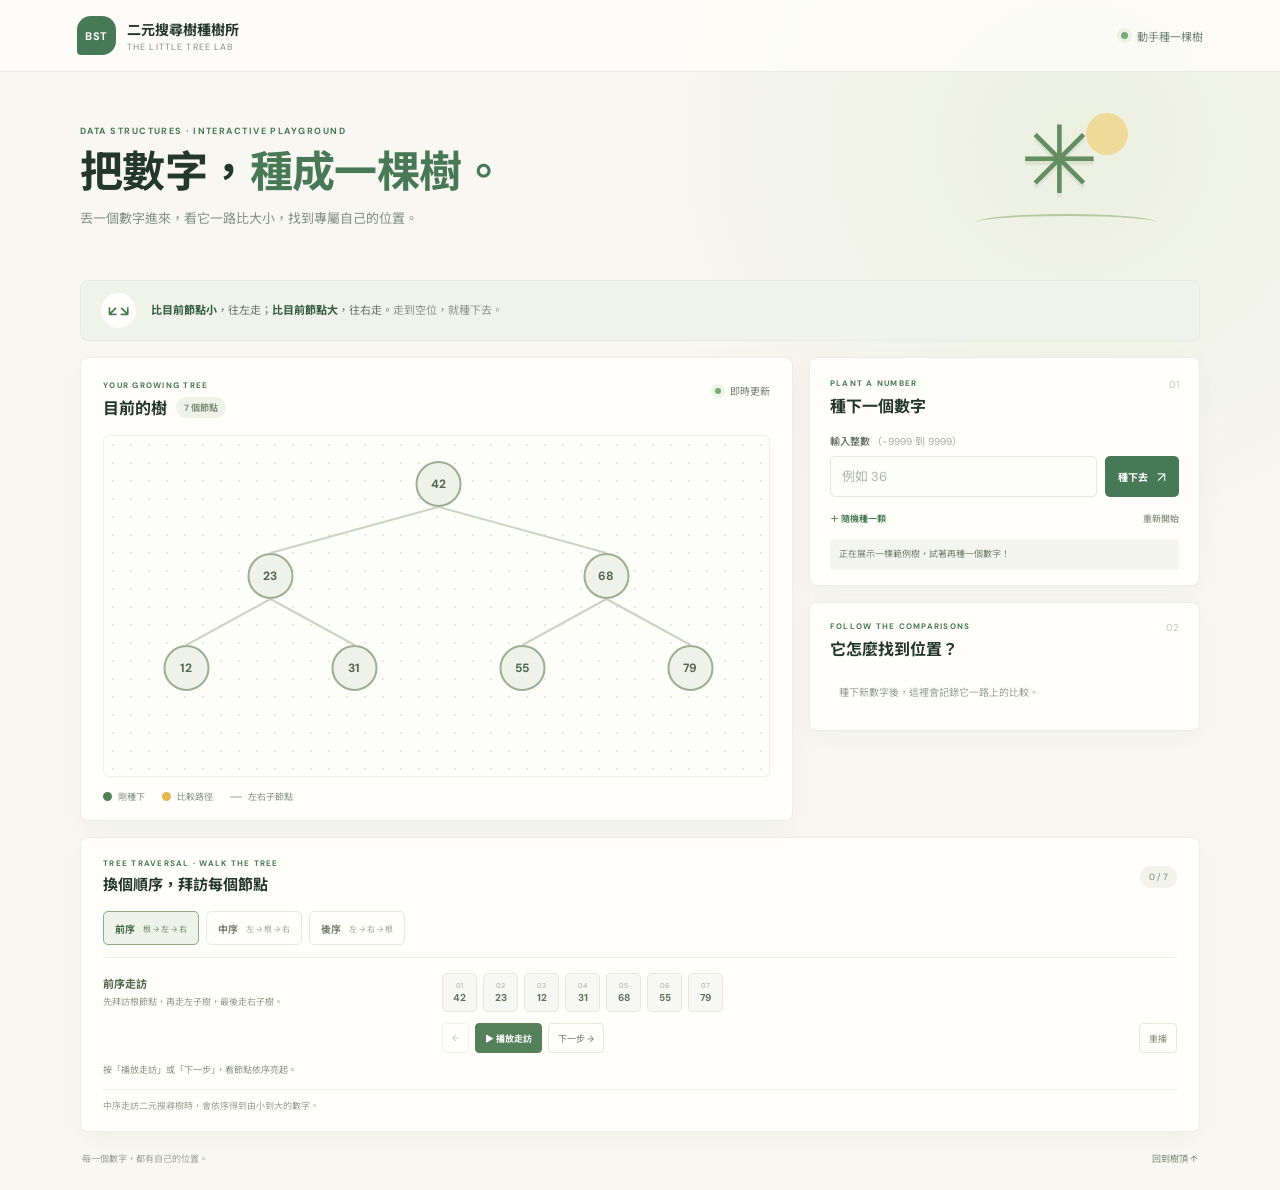
<file: index.html>
<!DOCTYPE html>
<html lang="zh-Hant">
<head>
    <meta charset="UTF-8">
    <meta name="viewport" content="width=device-width, initial-scale=1.0">
    <meta name="theme-color" content="#f8f7f2">
    <meta name="description" content="親手插入數字，觀察二元搜尋樹如何比較大小並找到每個數字的位置。">
    <title>二元搜尋樹種樹所 | 一起把數字種進樹裡</title>
    <link rel="stylesheet" href="style.css">
</head>
<body>
    <header class="topbar">
        <a class="brand" href="#top" aria-label="二元搜尋樹種樹所首頁">
            <span class="brand-mark" aria-hidden="true">BST</span>
            <span class="brand-copy">
                <strong>二元搜尋樹種樹所</strong>
                <span>THE LITTLE TREE LAB</span>
            </span>
        </a>
        <span class="topbar-note"><span class="status-dot"></span>動手種一棵樹</span>
    </header>

    <main id="top" class="page-shell">
        <section class="intro" aria-labelledby="page-title">
            <div>
                <p class="eyebrow">DATA STRUCTURES · INTERACTIVE PLAYGROUND</p>
                <h1 id="page-title">把數字，<span>種成一棵樹。</span></h1>
                <p class="intro-copy">丟一個數字進來，看它一路比大小，找到專屬自己的位置。</p>
            </div>
            <div class="intro-art" aria-hidden="true">
                <span class="art-sun"></span>
                <span class="art-tree">✳</span>
                <span class="art-ground"></span>
            </div>
        </section>

        <section class="lesson-strip" aria-label="二元搜尋樹規則">
            <span class="lesson-icon" aria-hidden="true">↙ ↘</span>
            <p><strong>比目前節點小</strong>，往左走；<strong>比目前節點大</strong>，往右走。<span>走到空位，就種下去。</span></p>
        </section>

        <section class="workbench" aria-label="二元搜尋樹互動演示">
            <div class="tree-panel">
                <div class="panel-heading">
                    <div>
                        <p class="section-kicker">YOUR GROWING TREE</p>
                        <h2>目前的樹 <span id="node-count" class="count-badge">0 個節點</span></h2>
                    </div>
                    <span class="tree-status"><span class="status-dot"></span>即時更新</span>
                </div>

                <div class="tree-scroll" id="tree-scroll">
                    <svg id="tree-canvas" class="tree-canvas" role="img" aria-label="二元搜尋樹，目前尚無節點"></svg>
                    <div id="empty-tree" class="empty-tree" hidden>
                        <span class="empty-seed" aria-hidden="true">✳</span>
                        <strong>這裡還是一片空地</strong>
                        <span>種下第一個數字，讓樹開始長大。</span>
                    </div>
                </div>
                <div class="tree-legend" aria-label="圖例">
                    <span><i class="legend-dot legend-current"></i>剛種下</span>
                    <span><i class="legend-dot legend-route"></i>比較路徑</span>
                    <span><i class="legend-line"></i>左右子節點</span>
                </div>
            </div>

            <aside class="side-column">
                <section class="panel planting-panel" aria-labelledby="planting-title">
                    <div class="panel-heading">
                        <div>
                            <p class="section-kicker">PLANT A NUMBER</p>
                            <h2 id="planting-title">種下一個數字</h2>
                        </div>
                        <span class="step-number">01</span>
                    </div>
                    <form id="insert-form" class="insert-form">
                        <label for="number-input">輸入整數 <span>（−9999 到 9999）</span></label>
                        <div class="input-row">
                            <input id="number-input" name="number" type="number" min="-9999" max="9999" step="1" placeholder="例如 36" required>
                            <button class="button button-primary" type="submit">種下去 <span aria-hidden="true">↗</span></button>
                        </div>
                    </form>
                    <div class="quick-actions">
                        <button id="random-button" class="text-button" type="button">＋ 隨機種一顆</button>
                        <button id="reset-button" class="text-button reset-button" type="button">重新開始</button>
                    </div>
                    <p id="announcement" class="announcement" role="status" aria-live="polite">正在展示一棵範例樹，試著再種一個數字！</p>
                </section>

                <section class="panel journey-panel" aria-labelledby="journey-title">
                    <div class="panel-heading compact-heading">
                        <div>
                            <p class="section-kicker">FOLLOW THE COMPARISONS</p>
                            <h2 id="journey-title">它怎麼找到位置？</h2>
                        </div>
                        <span class="step-number">02</span>
                    </div>
                    <ol id="journey-list" class="journey-list" aria-live="polite">
                        <li class="journey-empty">種下新數字後，這裡會記錄它一路上的比較。</li>
                    </ol>
                </section>
            </aside>
        </section>

        <section class="traversal-panel" aria-labelledby="traversal-title">
            <div class="traversal-heading">
                <div>
                    <p class="section-kicker">TREE TRAVERSAL · WALK THE TREE</p>
                    <h2 id="traversal-title">換個順序，拜訪每個節點</h2>
                </div>
                <span class="traversal-count" id="traversal-count">0 / 7</span>
            </div>
            <div class="traversal-tabs" role="group" aria-label="選擇走訪方式">
                <button class="traversal-tab is-active" type="button" data-traversal="preorder" aria-pressed="true">前序 <span>根 → 左 → 右</span></button>
                <button class="traversal-tab" type="button" data-traversal="inorder" aria-pressed="false">中序 <span>左 → 根 → 右</span></button>
                <button class="traversal-tab" type="button" data-traversal="postorder" aria-pressed="false">後序 <span>左 → 右 → 根</span></button>
            </div>
            <div class="traversal-demo">
                <div class="traversal-summary">
                    <strong id="traversal-name">前序走訪</strong>
                    <span id="traversal-description">先拜訪根節點，再走左子樹，最後走右子樹。</span>
                </div>
                <div class="traversal-values" id="traversal-values" aria-live="polite"></div>
                <div class="traversal-controls">
                    <button id="traversal-previous" class="walk-button" type="button" aria-label="上一步">←</button>
                    <button id="traversal-play" class="walk-button walk-primary" type="button">▶ 播放走訪</button>
                    <button id="traversal-next" class="walk-button" type="button">下一步 →</button>
                    <button id="traversal-reset" class="walk-button walk-reset" type="button">重播</button>
                </div>
                <p class="traversal-status" id="traversal-status" role="status" aria-live="polite">按「播放走訪」或「下一步」，看節點依序亮起。</p>
            </div>
            <p class="traversal-note">中序走訪二元搜尋樹時，會依序得到由小到大的數字。</p>
        </section>

        <footer class="page-footer">
            <span>每一個數字，都有自己的位置。</span>
            <a href="#top">回到樹頂 ↑</a>
        </footer>
    </main>

    <script src="script.js"></script>
</body>
</html>
</file>
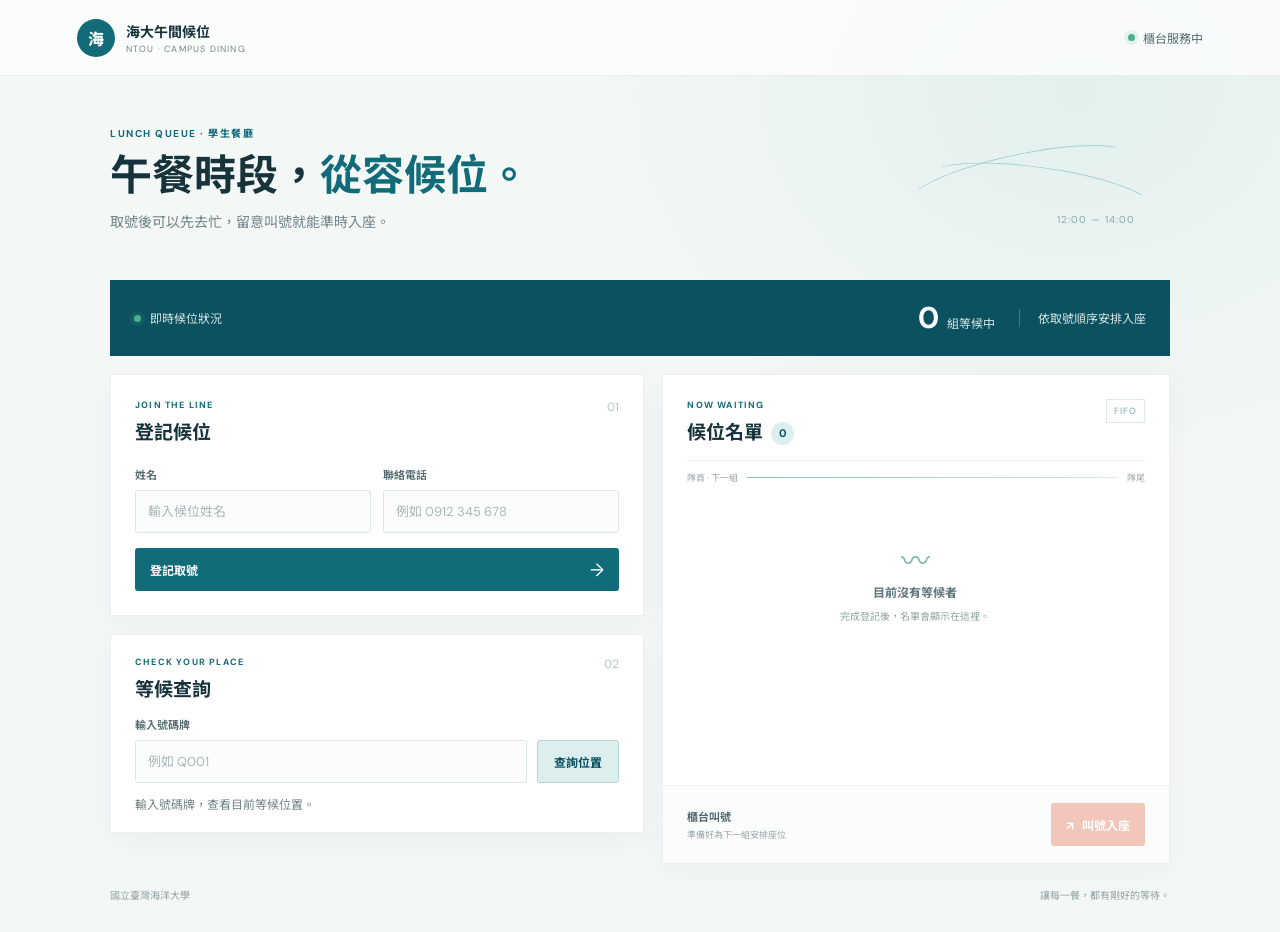
<file: ntou-queue/index.html>
<!DOCTYPE html>
<html lang="zh-Hant">
<head>
    <meta charset="UTF-8">
    <meta name="viewport" content="width=device-width, initial-scale=1.0">
    <meta name="theme-color" content="#f3f7f6">
    <meta name="description" content="國立臺灣海洋大學午間餐廳候位與叫號系統。">
    <title>午間候位叫號系統 | 國立臺灣海洋大學</title>
    <link rel="stylesheet" href="style.css">
</head>
<body>
    <header class="topbar">
        <a class="brand" href="#top" aria-label="海大午間候位系統首頁">
            <span class="brand-mark" aria-hidden="true">海</span>
            <span class="brand-copy">
                <strong>海大午間候位</strong>
                <span>NTOU · CAMPUS DINING</span>
            </span>
        </a>
        <div class="service-status"><span class="status-dot"></span>櫃台服務中</div>
    </header>

    <main id="top" class="page-shell">
        <section class="intro" aria-labelledby="page-title">
            <div>
                <p class="eyebrow">LUNCH QUEUE · 學生餐廳</p>
                <h1 id="page-title">午餐時段，<span>從容候位。</span></h1>
                <p class="intro-copy">取號後可以先去忙，留意叫號就能準時入座。</p>
            </div>
            <div class="intro-tide" aria-hidden="true">
                <span class="tide-line tide-line-one"></span>
                <span class="tide-line tide-line-two"></span>
                <span class="tide-label">12:00 — 14:00</span>
            </div>
        </section>

        <section class="queue-overview" aria-label="目前候位概況">
            <div class="overview-label"><span class="live-indicator"></span>即時候位狀況</div>
            <div class="overview-count"><strong id="queue-count">0</strong><span>組等候中</span></div>
            <p class="overview-note">依取號順序安排入座</p>
        </section>

        <div class="workspace-grid">
            <div class="primary-column">
                <section class="panel registration-panel" aria-labelledby="registration-title">
                    <div class="panel-heading">
                        <div>
                            <p class="section-kicker">JOIN THE LINE</p>
                            <h2 id="registration-title">登記候位</h2>
                        </div>
                        <span class="step-number">01</span>
                    </div>
                    <form id="registration-form" class="registration-form">
                        <label class="field">
                            <span>姓名</span>
                            <input id="guest-name" name="name" type="text" placeholder="輸入候位姓名" autocomplete="name" maxlength="30" required>
                        </label>
                        <label class="field">
                            <span>聯絡電話</span>
                            <input id="guest-phone" name="phone" type="tel" placeholder="例如 0912 345 678" autocomplete="tel" maxlength="20" required>
                        </label>
                        <button class="button button-primary" type="submit">
                            <span>登記取號</span><span aria-hidden="true">→</span>
                        </button>
                    </form>
                    <div id="ticket-result" class="ticket-result" role="status" aria-live="polite" hidden></div>
                </section>

                <section class="panel lookup-panel" aria-labelledby="lookup-title">
                    <div class="panel-heading compact-heading">
                        <div>
                            <p class="section-kicker">CHECK YOUR PLACE</p>
                            <h2 id="lookup-title">等候查詢</h2>
                        </div>
                        <span class="step-number">02</span>
                    </div>
                    <form id="lookup-form" class="lookup-form">
                        <label class="field lookup-field">
                            <span>輸入號碼牌</span>
                            <input id="lookup-ticket" name="ticket" type="text" placeholder="例如 Q001" autocomplete="off" required>
                        </label>
                        <button class="button button-secondary" type="submit">查詢位置</button>
                    </form>
                    <p id="lookup-result" class="lookup-result" role="status" aria-live="polite">輸入號碼牌，查看目前等候位置。</p>
                </section>
            </div>

            <section class="panel roster-panel" aria-labelledby="roster-title">
                <div class="panel-heading roster-heading">
                    <div>
                        <p class="section-kicker">NOW WAITING</p>
                        <h2 id="roster-title">候位名單 <span id="roster-count" class="roster-count">0</span></h2>
                    </div>
                    <span class="queue-symbol" aria-hidden="true">FIFO</span>
                </div>
                <div class="queue-direction" aria-hidden="true">
                    <span>隊首 · 下一組</span><span class="direction-line"></span><span>隊尾</span>
                </div>
                <ol id="queue-list" class="queue-list" aria-live="polite" aria-relevant="additions removals">
                    <li class="empty-state">
                        <span class="empty-wave" aria-hidden="true">〰</span>
                        <strong>目前沒有等候者</strong>
                        <span>完成登記後，名單會顯示在這裡。</span>
                    </li>
                </ol>
                <div class="counter-area">
                    <div class="counter-copy">
                        <span class="counter-label">櫃台叫號</span>
                        <span id="counter-hint">準備好為下一組安排座位</span>
                    </div>
                    <button id="call-next" class="button button-call" type="button" disabled>
                        <span aria-hidden="true">↗</span> 叫號入座
                    </button>
                </div>
                <div id="announcement" class="announcement" role="status" aria-live="assertive" hidden></div>
            </section>
        </div>

        <footer class="page-footer"><span>國立臺灣海洋大學</span><span>讓每一餐，都有剛好的等待。</span></footer>
    </main>

    <script src="script.js"></script>
</body>
</html>
</file>
<file: style.css>
@import url('https://fonts.googleapis.com/css2?family=DM+Sans:wght@400;500;600;700&family=Noto+Sans+TC:wght@400;500;600;700;800&display=swap');

:root {
    color-scheme: light;
    --ink: #24372d;
    --muted: #829087;
    --green: #487956;
    --green-dark: #315b3d;
    --green-soft: #e8f0e5;
    --yellow: #e8bd56;
    --line: #e7e8df;
    --paper: #fffefa;
    --canvas: #f8f7f2;
    font-family: 'DM Sans', 'Noto Sans TC', sans-serif;
    font-synthesis: none;
    text-rendering: optimizeLegibility;
}

* { box-sizing: border-box; }
html { scroll-behavior: smooth; }
body {
    min-width: 320px;
    min-height: 100vh;
    margin: 0;
    color: var(--ink);
    background:
        radial-gradient(ellipse at 84% 12%, rgba(218, 230, 200, .42), transparent 28rem),
        var(--canvas);
}
button, input { font: inherit; }
button { cursor: pointer; }
button:focus-visible, a:focus-visible, input:focus-visible { outline: 3px solid rgba(72, 121, 86, .28); outline-offset: 3px; }

.topbar {
    min-height: 72px;
    padding: 0 max(6vw, calc((100vw - 1160px) / 2));
    display: flex;
    align-items: center;
    justify-content: space-between;
    border-bottom: 1px solid rgba(36, 55, 45, .08);
    background: rgba(255, 254, 250, .78);
}
.brand { display: inline-flex; align-items: center; gap: 11px; color: inherit; text-decoration: none; }
.brand-mark { display: grid; place-items: center; width: 39px; height: 39px; border-radius: 14px 14px 14px 4px; color: #fff; background: var(--green); font-size: 11px; font-weight: 700; letter-spacing: .5px; }
.brand-copy { display: grid; gap: 2px; }
.brand-copy strong { font-size: 14px; font-weight: 700; }
.brand-copy > span { color: var(--muted); font-size: 9px; letter-spacing: 1.15px; }
.topbar-note, .tree-status { display: flex; align-items: center; gap: 9px; color: #718073; font-size: 11px; }
.status-dot { width: 7px; height: 7px; border-radius: 50%; background: #7bab72; box-shadow: 0 0 0 4px rgba(123, 171, 114, .13); }

.page-shell { width: min(1120px, calc(100% - 40px)); margin: 0 auto; }
.intro { min-height: 208px; display: flex; align-items: center; justify-content: space-between; position: relative; overflow: hidden; }
.eyebrow, .section-kicker { margin: 0 0 9px; color: var(--green); font-size: 9px; font-weight: 700; letter-spacing: 1.45px; }
h1, h2, p { margin-top: 0; }
h1 { margin-bottom: 10px; font-size: clamp(30px, 4vw, 43px); line-height: 1.22; font-weight: 700; letter-spacing: -.6px; }
h1 span { color: var(--green); }
.intro-copy { margin: 0; color: var(--muted); font-size: 13px; }
.intro-art { position: relative; width: 210px; height: 155px; margin-right: 44px; }
.art-sun { position: absolute; top: 14px; right: 28px; width: 42px; height: 42px; border-radius: 50%; background: #f1d68c; opacity: .82; }
.art-tree { position: absolute; z-index: 1; top: 15px; left: 74px; color: #648d61; font-size: 94px; line-height: 1; filter: drop-shadow(0 4px 0 rgba(51, 90, 59, .08)); }
.art-ground { position: absolute; right: 0; bottom: 23px; width: 180px; height: 17px; border-top: 2px solid #b7c79e; border-radius: 50%; }

.lesson-strip { min-height: 61px; display: flex; align-items: center; gap: 15px; padding: 0 20px; border: 1px solid #e8ebdd; border-radius: 8px; background: #f0f3e9; }
.lesson-icon { display: grid; place-items: center; flex: 0 0 35px; height: 35px; border-radius: 50%; background: #fffefa; color: var(--green); font-size: 14px; font-weight: 700; }
.lesson-strip p { margin: 0; color: #667466; font-size: 11px; line-height: 1.8; }
.lesson-strip strong { color: var(--green-dark); }
.lesson-strip p span { color: #899489; }

.workbench { display: grid; grid-template-columns: minmax(0, 1.55fr) minmax(300px, .85fr); gap: 16px; margin-top: 16px; align-items: stretch; }
.tree-panel, .panel, .inorder-panel { border: 1px solid rgba(36, 55, 45, .08); border-radius: 8px; background: var(--paper); box-shadow: 0 8px 28px rgba(41, 61, 45, .035); }
.tree-panel { min-width: 0; padding: 22px 22px 17px; }
.panel { padding: 20px; }
.panel-heading { display: flex; align-items: flex-start; justify-content: space-between; margin-bottom: 16px; }
.panel-heading h2, .inorder-heading h2 { display: flex; flex-wrap: wrap; align-items: center; gap: 9px; margin: 0; font-size: 16px; font-weight: 700; }
.section-kicker { margin-bottom: 5px; font-size: 8px; letter-spacing: 1.25px; }
.count-badge { padding: 4px 8px; border-radius: 20px; background: #eef2e8; color: #71856c; font-size: 9px; font-weight: 600; }
.tree-status { margin-top: 3px; font-size: 10px; }
.tree-status .status-dot { width: 6px; height: 6px; }
.tree-scroll { position: relative; min-height: 270px; overflow: auto; border: 1px solid #f0f0e9; border-radius: 6px; background-color: #fdfdf9; background-image: radial-gradient(#e8e9df .8px, transparent .8px); background-size: 18px 18px; }
.tree-canvas { display: block; min-width: 100%; margin: 0 auto; }
.tree-canvas[hidden] { display: none; }
.tree-edge { stroke: #cbd5c4; stroke-width: 2; transition: stroke .2s; }
.tree-edge.is-route { stroke: #e5b84e; stroke-width: 3; }
.tree-node circle { fill: #eef2e9; stroke: #9caf92; stroke-width: 2; transition: fill .2s, stroke .2s, r .2s; }
.tree-node text { fill: #52674f; font-size: 12px; font-family: 'DM Sans', 'Noto Sans TC', sans-serif; font-weight: 700; }
.tree-node.is-route circle { fill: #fff1c9; stroke: #e1b750; }
.tree-node.is-new circle { fill: #54815a; stroke: #3d6945; animation: pop-in .35s ease-out; }
.tree-node.is-new text { fill: #fff; }
.tree-node.is-visited circle { fill: #dce9d5; stroke: #7a9c70; }
.tree-node.is-visited text { fill: #456343; }
.tree-node.is-traversal-current circle { fill: #e9bd57; stroke: #c89831; stroke-width: 3; }
.tree-node.is-traversal-current text { fill: #493c1b; }
.empty-tree { position: absolute; inset: 0; display: grid; place-content: center; justify-items: center; gap: 8px; color: #899488; text-align: center; }
.empty-tree[hidden] { display: none; }
.empty-seed { color: #8eaa7c; font-size: 31px; }
.empty-tree strong { color: #546653; font-size: 13px; }
.empty-tree span:last-child { font-size: 10px; }
.tree-legend { display: flex; flex-wrap: wrap; gap: 17px; padding-top: 13px; color: #879184; font-size: 9px; }
.tree-legend span { display: flex; align-items: center; gap: 6px; }
.legend-dot { width: 9px; height: 9px; border-radius: 50%; background: #54815a; }
.legend-route { background: #e5b84e; }
.legend-line { width: 12px; height: 2px; background: #cbd5c4; }
.side-column { display: grid; gap: 16px; align-content: start; }
.planting-panel { padding-bottom: 15px; }
.step-number { color: #c1c9bc; font-size: 10px; font-variant-numeric: tabular-nums; }
.insert-form { display: grid; gap: 8px; }
.insert-form label { color: #68766a; font-size: 10px; font-weight: 600; }
.insert-form label span { color: #a0a99d; font-weight: 400; }
.input-row { display: grid; grid-template-columns: minmax(0, 1fr) auto; gap: 8px; }
.input-row input { width: 100%; min-width: 0; height: 41px; padding: 0 11px; border: 1px solid var(--line); border-radius: 5px; outline: none; background: #fdfdfa; color: var(--ink); font-size: 13px; }
.input-row input::placeholder { color: #b0b7ab; }
.input-row input:focus { border-color: #83a280; box-shadow: 0 0 0 3px rgba(72, 121, 86, .1); }
.button { min-height: 41px; border: 0; border-radius: 5px; font-size: 10px; font-weight: 700; transition: background .18s, transform .18s; }
.button:not(:disabled):hover { transform: translateY(-1px); }
.button-primary { display: flex; align-items: center; gap: 9px; padding: 0 13px; background: var(--green); color: #fff; }
.button-primary:hover { background: var(--green-dark); }
.button-primary span { font-size: 14px; font-weight: 400; }
.quick-actions { display: flex; justify-content: space-between; gap: 10px; margin-top: 12px; }
.text-button { padding: 3px 0; border: 0; background: transparent; color: var(--green); font-size: 9px; font-weight: 600; }
.text-button:hover { color: var(--green-dark); text-decoration: underline; }
.reset-button { color: #90988c; }
.announcement { min-height: 31px; margin: 11px 0 0; padding: 8px 9px; border-radius: 4px; background: #f3f5ee; color: #768272; font-size: 9px; line-height: 1.6; }
.journey-panel { padding-top: 18px; padding-bottom: 15px; }
.compact-heading { margin-bottom: 10px; }
.journey-list { display: grid; gap: 6px; max-height: 175px; margin: 0; padding: 0 3px 0 0; overflow: auto; list-style: none; }
.journey-item { display: flex; align-items: center; justify-content: space-between; gap: 8px; padding: 7px 9px; border-left: 2px solid #e6c56c; border-radius: 2px; background: #faf8ef; animation: pop-in .2s ease-out; }
.comparison { color: #3f6445; font-size: 11px; font-weight: 700; font-variant-numeric: tabular-nums; }
.decision { color: #969484; font-size: 9px; white-space: nowrap; }
.decision.is-match { color: #ad7451; }
.journey-empty { padding: 14px 9px; color: #98a095; font-size: 10px; line-height: 1.7; }
.journey-result { padding: 8px 9px; border-radius: 3px; background: #edf3e8; color: #4e754e; font-size: 10px; font-weight: 700; animation: pop-in .2s ease-out; }

.traversal-panel { margin-top: 16px; padding: 20px 22px 17px; border: 1px solid rgba(36, 55, 45, .08); border-radius: 8px; background: var(--paper); box-shadow: 0 8px 28px rgba(41, 61, 45, .035); }
.traversal-heading { display: flex; justify-content: space-between; align-items: center; gap: 12px; }
.traversal-heading h2 { margin: 0; font-size: 15px; }
.traversal-count { padding: 5px 9px; border-radius: 20px; background: #f2f3eb; color: #788472; font-size: 9px; font-variant-numeric: tabular-nums; }
.traversal-tabs { display: flex; gap: 7px; margin-top: 16px; padding-bottom: 12px; border-bottom: 1px solid #eeefe7; }
.traversal-tab { display: flex; align-items: center; gap: 8px; min-height: 34px; padding: 0 11px; border: 1px solid #e8eae1; border-radius: 5px; background: #fffefa; color: #758071; font-size: 10px; font-weight: 700; }
.traversal-tab span { color: #a1a99b; font-size: 8px; font-weight: 400; }
.traversal-tab:hover { border-color: #c6d4be; }
.traversal-tab.is-active { border-color: #91aa87; background: #eef3e9; color: #456a46; }
.traversal-tab.is-active span { color: #71896b; }
.traversal-demo { display: grid; grid-template-columns: minmax(180px, .7fr) minmax(0, 1.6fr); align-items: center; gap: 10px 18px; padding-top: 14px; }
.traversal-summary { display: grid; gap: 4px; }
.traversal-summary strong { color: #4e684a; font-size: 11px; }
.traversal-summary span { color: #92998d; font-size: 9px; line-height: 1.65; }
.traversal-values { display: flex; flex-wrap: wrap; align-items: center; gap: 6px; min-height: 41px; }
.traversal-chip { display: inline-grid; justify-items: center; align-content: center; gap: 1px; min-width: 35px; height: 39px; padding: 2px 5px; border: 1px solid #e4e8dd; border-radius: 5px; background: #f7f8f3; color: #61725d; transition: background .2s, color .2s, border .2s, transform .2s; }
.traversal-chip small { color: #a3aa9c; font-size: 7px; font-variant-numeric: tabular-nums; }
.traversal-chip strong { font-size: 10px; font-variant-numeric: tabular-nums; }
.traversal-chip.is-visited { border-color: #cad9c2; background: #e9f0e4; color: #456343; }
.traversal-chip.is-current { transform: translateY(-2px); border-color: #d4a33c; background: #f5d981; color: #483a19; box-shadow: 0 3px 10px rgba(173, 132, 39, .16); }
.traversal-chip.is-current small { color: #856d34; }
.traversal-empty { color: #a0a79c; font-size: 10px; }
.traversal-controls { display: flex; flex-wrap: wrap; align-items: center; gap: 6px; grid-column: 2; }
.walk-button { min-height: 30px; padding: 0 9px; border: 1px solid #e4e8dd; border-radius: 4px; background: #fffefa; color: #6c7968; font-size: 9px; }
.walk-button:hover:not(:disabled) { border-color: #aabda1; background: #f4f7ef; }
.walk-button:disabled { cursor: not-allowed; opacity: .45; }
.walk-button.walk-primary { border-color: #5a8058; background: #54815a; color: #fff; font-weight: 700; }
.walk-button.walk-primary:hover:not(:disabled) { background: #3e6946; }
.walk-button.walk-reset { margin-left: auto; color: #899184; }
.traversal-status { grid-column: 1 / -1; min-height: 16px; margin: 0; color: #8b9387; font-size: 9px; }
.traversal-note { margin: 10px 0 0; padding-top: 9px; border-top: 1px solid #f0f0e9; color: #98a095; font-size: 9px; line-height: 1.7; }
.page-footer { display: flex; justify-content: space-between; gap: 12px; padding: 20px 2px 25px; color: #9ba297; font-size: 9px; }
.page-footer a { color: #72866e; text-decoration: none; }
.page-footer a:hover { text-decoration: underline; }

@keyframes pop-in { from { opacity: .35; transform: scale(.92); } to { opacity: 1; transform: scale(1); } }

@media (max-width: 760px) {
    .intro { min-height: 175px; }
    .intro-art { width: 130px; margin-right: 4px; transform: scale(.82); transform-origin: right center; }
    .workbench { grid-template-columns: 1fr; }
    .side-column { grid-template-columns: minmax(0, 1fr) minmax(0, 1fr); align-items: start; }
    .tree-panel { padding: 18px 16px 15px; }
}

@media (max-width: 540px) {
    .topbar { min-height: 64px; padding: 0 18px; }
    .brand-copy strong { font-size: 12px; }
    .brand-copy > span { font-size: 8px; }
    .topbar-note { font-size: 9px; }
    .page-shell { width: calc(100% - 28px); }
    .intro { min-height: 155px; }
    .intro-art { position: absolute; right: -23px; bottom: 0; opacity: .45; transform: scale(.66); }
    .intro > div:first-child { position: relative; z-index: 1; }
    .eyebrow { font-size: 8px; }
    .intro-copy { max-width: 285px; font-size: 11px; line-height: 1.7; }
    .lesson-strip { align-items: flex-start; gap: 10px; padding: 12px; }
    .lesson-icon { flex-basis: 30px; height: 30px; font-size: 12px; }
    .lesson-strip p { font-size: 10px; }
    .side-column { grid-template-columns: 1fr; }
    .tree-scroll { min-height: 240px; }
    .tree-canvas { transform-origin: top left; }
    .traversal-panel { padding: 16px; }
    .traversal-heading h2 { font-size: 13px; }
    .traversal-tabs { gap: 5px; }
    .traversal-tab { gap: 5px; padding: 0 8px; font-size: 9px; }
    .traversal-tab span { font-size: 7px; }
    .traversal-demo { grid-template-columns: 1fr; gap: 8px; }
    .traversal-controls { grid-column: 1; }
    .traversal-status { grid-column: 1; }
}

@media (prefers-reduced-motion: reduce) {
    *, *::before, *::after { scroll-behavior: auto !important; animation-duration: .01ms !important; animation-iteration-count: 1 !important; transition-duration: .01ms !important; }
}
</file>
<file: ntou-queue/style.css>
@import url('https://fonts.googleapis.com/css2?family=DM+Sans:wght@400;500;600;700&family=Noto+Sans+TC:wght@400;500;600;700;800&display=swap');

:root {
    color-scheme: light;
    --ink: #17343d;
    --muted: #71848a;
    --ocean: #126b78;
    --ocean-dark: #0c515f;
    --sea-glass: #dcefee;
    --coral: #e77e61;
    --line: #dce6e6;
    --paper: #ffffff;
    --canvas: #f3f7f6;
    font-family: 'DM Sans', 'Noto Sans TC', sans-serif;
    font-synthesis: none;
    text-rendering: optimizeLegibility;
}

* { box-sizing: border-box; }
body {
    min-width: 320px;
    min-height: 100vh;
    margin: 0;
    color: var(--ink);
    background: radial-gradient(ellipse at 84% 10%, rgba(184, 222, 216, .28), transparent 30rem), var(--canvas);
}
button, input { font: inherit; }
button { cursor: pointer; }
.topbar {
    min-height: 76px;
    padding: 0 max(6vw, calc((100vw - 1160px) / 2));
    display: flex;
    align-items: center;
    justify-content: space-between;
    border-bottom: 1px solid rgba(23, 52, 61, .08);
    background: rgba(255, 255, 255, .72);
}
.brand { display: inline-flex; align-items: center; gap: 11px; color: inherit; text-decoration: none; }
.brand-mark { display: grid; place-items: center; width: 38px; height: 38px; border-radius: 50%; color: #fff; background: var(--ocean); font-weight: 800; }
.brand-copy { display: grid; gap: 2px; }
.brand-copy strong { font-size: 14px; font-weight: 700; }
.brand-copy > span { color: var(--muted); font-size: 9px; letter-spacing: 1.2px; }
.service-status { display: flex; align-items: center; gap: 8px; color: #587076; font-size: 12px; }
.status-dot, .live-indicator { width: 7px; height: 7px; border-radius: 50%; background: #4baf88; box-shadow: 0 0 0 4px rgba(75, 175, 136, .12); }
.page-shell { width: min(1060px, calc(100% - 40px)); margin: 0 auto; }
.intro { min-height: 204px; display: flex; align-items: center; justify-content: space-between; position: relative; overflow: hidden; }
.eyebrow, .section-kicker { margin: 0 0 10px; color: var(--ocean); font-size: 10px; font-weight: 700; letter-spacing: 1.5px; }
h1, h2, p { margin-top: 0; }
h1 { margin-bottom: 9px; font-size: clamp(30px, 4vw, 42px); line-height: 1.25; font-weight: 700; }
h1 span { color: var(--ocean); }
.intro-copy { margin: 0; color: var(--muted); font-size: 14px; }
.intro-tide { position: relative; width: 240px; height: 108px; margin-right: 25px; opacity: .8; }
.tide-line { position: absolute; left: 0; width: 230px; height: 52px; border: 1px solid #99c9c5; border-color: #99c9c5 transparent transparent; border-radius: 50%; transform: rotate(-12deg); }
.tide-line-one { top: 30px; }
.tide-line-two { top: 43px; left: 20px; transform: rotate(8deg); }
.tide-label { position: absolute; right: 10px; bottom: 6px; color: #6d9897; font-size: 10px; letter-spacing: 1px; }
.queue-overview { min-height: 76px; display: flex; align-items: center; gap: 24px; padding: 0 24px; background: var(--ocean-dark); color: #fff; }
.overview-label { display: flex; align-items: center; gap: 9px; color: #d1e4e2; font-size: 12px; }
.overview-count { display: flex; align-items: baseline; gap: 8px; margin-left: auto; }
.overview-count strong { font-size: 30px; line-height: 1; font-variant-numeric: tabular-nums; }
.overview-count span, .overview-note { color: #d1e4e2; font-size: 12px; }
.overview-note { margin: 0; padding-left: 18px; border-left: 1px solid rgba(255, 255, 255, .23); }
.workspace-grid { display: grid; grid-template-columns: minmax(0, 1fr) minmax(360px, .95fr); gap: 18px; margin-top: 18px; align-items: stretch; }
.primary-column { display: grid; gap: 18px; align-content: start; }
.panel { padding: 24px; border: 1px solid rgba(23, 52, 61, .08); background: var(--paper); box-shadow: 0 8px 28px rgba(29, 69, 74, .035); }
.panel-heading { display: flex; align-items: flex-start; justify-content: space-between; margin-bottom: 21px; }
.panel-heading h2 { margin: 0; font-size: 19px; font-weight: 700; }
.section-kicker { margin-bottom: 6px; font-size: 9px; letter-spacing: 1.2px; }
.step-number { color: #b4c5c7; font-size: 12px; font-variant-numeric: tabular-nums; }
.registration-form { display: grid; grid-template-columns: 1fr 1fr; gap: 15px 12px; }
.field { display: grid; gap: 8px; min-width: 0; }
.field > span { color: #526a70; font-size: 11px; font-weight: 600; }
.field input { width: 100%; height: 43px; padding: 0 12px; border: 1px solid var(--line); border-radius: 3px; outline: none; background: #fbfdfd; color: var(--ink); font-size: 13px; transition: border-color .18s, box-shadow .18s; }
.field input::placeholder { color: #a9b7b9; }
.field input:focus { border-color: var(--ocean); box-shadow: 0 0 0 3px rgba(18, 107, 120, .1); }
.button { min-height: 43px; border: 0; border-radius: 3px; font-size: 12px; font-weight: 700; transition: background .18s, transform .18s, opacity .18s; }
.button:not(:disabled):hover { transform: translateY(-1px); }
.button:focus-visible { outline: 3px solid rgba(18, 107, 120, .25); outline-offset: 2px; }
.button-primary { grid-column: 1 / -1; display: flex; justify-content: space-between; align-items: center; padding: 0 15px; background: var(--ocean); color: #fff; }
.button-primary:hover { background: var(--ocean-dark); }
.button-primary span:last-child { font-size: 18px; font-weight: 400; }
.ticket-result { margin-top: 14px; padding: 13px 15px; border-left: 3px solid var(--coral); background: #fff5f0; animation: arrive .25s ease-out; }
.ticket-result[hidden], .announcement[hidden] { display: none; }
.ticket-result span { display: block; color: #89685d; font-size: 10px; }
.ticket-result strong { display: block; margin-top: 3px; color: #9a4e37; font-size: 21px; }
.lookup-panel { padding-top: 21px; padding-bottom: 19px; }
.compact-heading { margin-bottom: 14px; }
.lookup-form { display: grid; grid-template-columns: 1fr auto; align-items: end; gap: 10px; }
.button-secondary { padding: 0 16px; border: 1px solid #b7d5d2; background: var(--sea-glass); color: var(--ocean-dark); }
.button-secondary:hover { background: #c9e5e1; }
.lookup-result { min-height: 18px; margin: 12px 0 0; color: var(--muted); font-size: 12px; }
.lookup-result.is-success { color: var(--ocean-dark); font-weight: 600; }
.lookup-result.is-error { color: #ad543f; }
.roster-panel { display: flex; flex-direction: column; min-height: 490px; padding-bottom: 0; }
.roster-heading { margin-bottom: 15px; }
.roster-count { display: inline-grid; place-items: center; min-width: 23px; height: 23px; margin-left: 4px; padding: 0 6px; border-radius: 20px; background: var(--sea-glass); color: var(--ocean-dark); font-size: 11px; vertical-align: 2px; }
.queue-symbol { padding: 5px 7px; border: 1px solid #dbe9e7; color: #79a5a2; font-size: 9px; letter-spacing: 1px; }
.queue-direction { display: flex; align-items: center; gap: 9px; padding: 10px 0; border-top: 1px solid #edf1f1; color: #98a8aa; font-size: 9px; }
.direction-line { height: 1px; flex: 1; background: linear-gradient(90deg, #8bbdb7, #dce9e7); }
.queue-list { display: grid; align-content: start; gap: 8px; min-height: 190px; max-height: 265px; margin: 0; padding: 3px 2px 10px 0; overflow: auto; list-style: none; }
.queue-item { display: grid; grid-template-columns: 34px 1fr auto; gap: 10px; align-items: center; min-height: 54px; padding: 8px 11px; border: 1px solid #e8eeee; background: #fcfdfd; animation: arrive .22s ease-out; }
.queue-position { color: #9baeb0; font-size: 10px; font-variant-numeric: tabular-nums; }
.guest-info { display: grid; gap: 3px; min-width: 0; }
.guest-info strong { overflow: hidden; color: #314e55; font-size: 12px; text-overflow: ellipsis; white-space: nowrap; }
.guest-info span { color: #9aa9ab; font-size: 10px; }
.ticket-tag { padding: 5px 7px; background: #eaf4f2; color: var(--ocean); font-size: 10px; font-weight: 700; font-variant-numeric: tabular-nums; }
.empty-state { display: grid; justify-items: center; align-content: center; gap: 7px; min-height: 175px; color: #93a5a7; text-align: center; }
.empty-wave { color: #7ab6b0; font-size: 29px; line-height: 1; }
.empty-state strong { color: #61787d; font-size: 12px; }
.empty-state > span:last-child { font-size: 10px; }
.counter-area { display: flex; align-items: center; justify-content: space-between; gap: 12px; margin: auto -24px 0; padding: 17px 24px; border-top: 1px solid #edf1f1; background: #fbfcfc; }
.counter-copy { display: grid; gap: 4px; }
.counter-label { color: #526a70; font-size: 11px; font-weight: 700; }
.counter-copy > span:last-child { color: #9aa9ab; font-size: 9px; }
.button-call { flex: 0 0 auto; padding: 0 15px; background: var(--coral); color: #fff; }
.button-call:hover:not(:disabled) { background: #d86e51; }
.button-call:disabled { cursor: not-allowed; opacity: .42; }
.button-call span { padding-right: 5px; }
.announcement { margin: 0 -24px; padding: 15px 24px; background: #fff0e9; color: #91462f; font-size: 14px; font-weight: 700; animation: arrive .2s ease-out; }
.page-footer { display: flex; justify-content: space-between; padding: 23px 0 30px; color: #94a3a5; font-size: 10px; }
@keyframes arrive { from { opacity: 0; transform: translateY(5px); } to { opacity: 1; transform: translateY(0); } }

@media (max-width: 760px) {
    .topbar { min-height: 66px; padding: 0 20px; }
    .page-shell { width: min(100% - 32px, 540px); }
    .intro { min-height: 180px; }
    .intro-tide { position: absolute; right: -95px; opacity: .35; }
    .intro > div:first-child { position: relative; z-index: 1; }
    .workspace-grid { grid-template-columns: 1fr; }
    .roster-panel { min-height: 430px; }
}
@media (max-width: 480px) {
    .service-status { font-size: 10px; }
    .brand-copy strong { font-size: 12px; }
    .brand-mark { width: 34px; height: 34px; }
    .intro { min-height: 162px; }
    h1 { max-width: 300px; font-size: 29px; }
    .intro-copy { max-width: 260px; font-size: 12px; line-height: 1.7; }
    .queue-overview { min-height: 68px; gap: 12px; padding: 0 14px; }
    .overview-label { gap: 7px; font-size: 10px; }
    .overview-count { gap: 5px; }
    .overview-count strong { font-size: 25px; }
    .overview-count span { font-size: 10px; }
    .overview-note { display: none; }
    .panel { padding: 20px; }
    .registration-form { grid-template-columns: 1fr; gap: 12px; }
    .button-primary { grid-column: auto; margin-top: 2px; }
    .lookup-form { grid-template-columns: 1fr; }
    .button-secondary { width: 100%; }
    .counter-area { margin-right: -20px; margin-left: -20px; padding-right: 20px; padding-left: 20px; }
    .announcement { margin-right: -20px; margin-left: -20px; padding-right: 20px; padding-left: 20px; }
    .page-footer { gap: 15px; font-size: 9px; }
}
@media (prefers-reduced-motion: reduce) {
    *, *::before, *::after { scroll-behavior: auto !important; animation-duration: .01ms !important; transition-duration: .01ms !important; }
}
</file>
